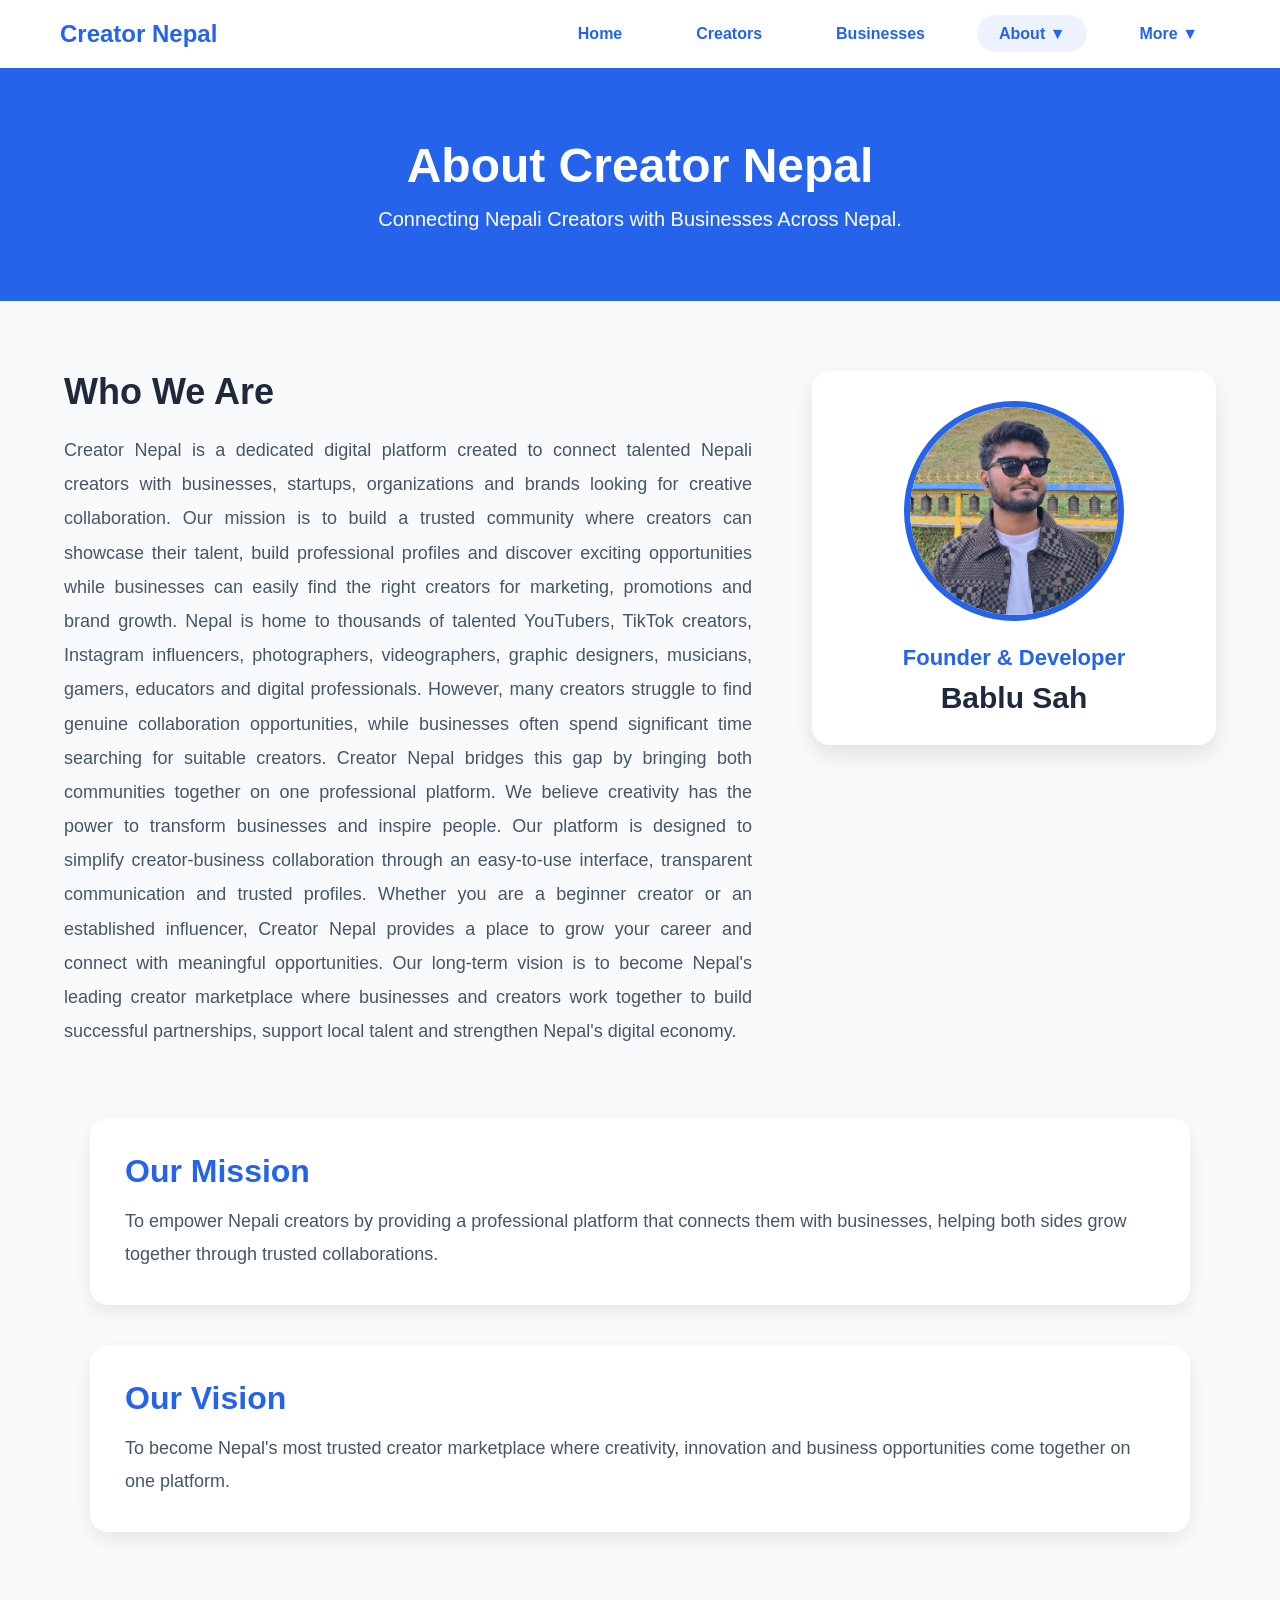
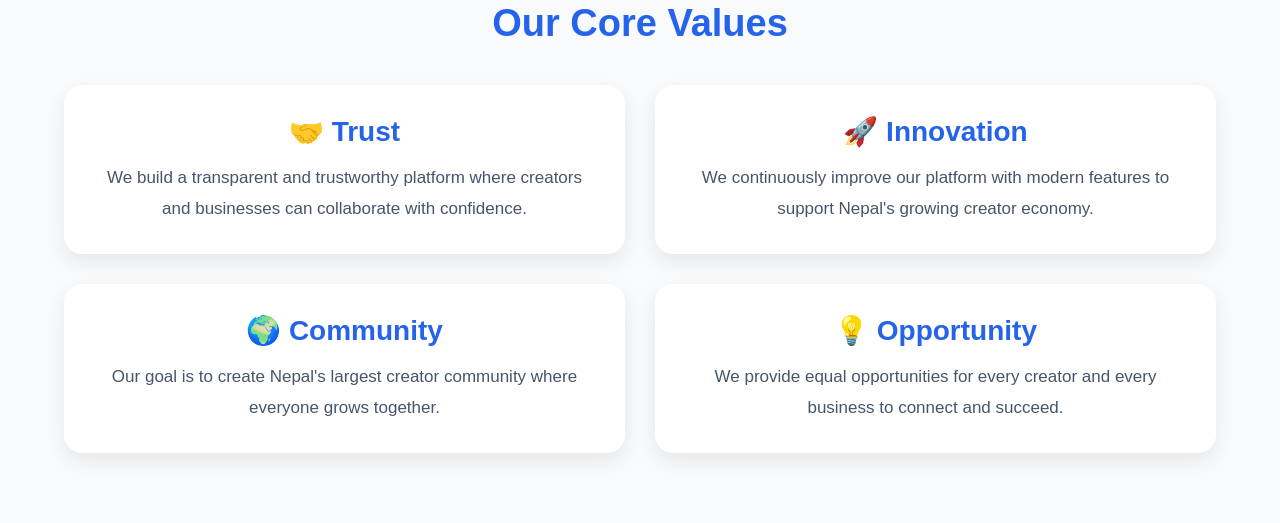
<file: PAGES/about.html>
<!DOCTYPE html>
<html lang="en">
<head>
    <meta charset="UTF-8">
    <meta name="viewport" content="width=device-width, initial-scale=1.0">
    <title>About Creator Nepal</title>

    <link rel="stylesheet" href="../css/style.css">
</head>

<body>

<!-- Navbar -->

<nav>

    <h2>Creator Nepal</h2>

    <ul>

        <li><a href="../index.html">Home</a></li>

        <li><a href="creator-signup.html">Creators</a></li>

        <li><a href="business-signup.html">Businesses</a></li>

       <li class="dropdown">

    <a href="#" class="active">About ▼</a>

    <ul class="dropdown-menu">

        <li>
            <a href="about.html">
                About Creator Nepal
            </a>
        </li>

        <li>
            <a href="why-choose.html">
                Why Choose Creator Nepal
            </a>
        </li>

    </ul>

</li>

<li class="dropdown">

    <a href="#">More ▼</a>

    <ul class="dropdown-menu">

        <li><a href="contact.html">Contact</a></li>

        <li><a href="privacy-policy.html">Privacy Policy</a></li>

        <li><a href="terms.html">Terms & Conditions</a></li>

        <li><a href="faq.html">FAQ</a></li>

    </ul>

</li>

    </ul>

</nav>

<!-- About Hero -->

<section class="about-hero">

    <h1>About Creator Nepal</h1>

    <p>
        Connecting Nepali Creators with Businesses Across Nepal.
    </p>

</section>

<!-- About -->

<section class="about-page">

    <div class="about-left">

        <h2>Who We Are</h2>

        <p>

Creator Nepal is a dedicated digital platform created to connect talented Nepali creators with businesses, startups, organizations and brands looking for creative collaboration. Our mission is to build a trusted community where creators can showcase their talent, build professional profiles and discover exciting opportunities while businesses can easily find the right creators for marketing, promotions and brand growth.

Nepal is home to thousands of talented YouTubers, TikTok creators, Instagram influencers, photographers, videographers, graphic designers, musicians, gamers, educators and digital professionals. However, many creators struggle to find genuine collaboration opportunities, while businesses often spend significant time searching for suitable creators. Creator Nepal bridges this gap by bringing both communities together on one professional platform.

We believe creativity has the power to transform businesses and inspire people. Our platform is designed to simplify creator-business collaboration through an easy-to-use interface, transparent communication and trusted profiles. Whether you are a beginner creator or an established influencer, Creator Nepal provides a place to grow your career and connect with meaningful opportunities.

Our long-term vision is to become Nepal's leading creator marketplace where businesses and creators work together to build successful partnerships, support local talent and strengthen Nepal's digital economy.

        </p>

    </div>

    <div class="about-right">

        <img src="../images/bablu.jpg.jpeg" alt="Bablu Sah">

        <h3>Founder & Developer</h3>

        <h2>Bablu Sah</h2>

    </div>

</section>

<!-- Mission -->

<section class="mission">

    <h2>Our Mission</h2>

    <p>

To empower Nepali creators by providing a professional platform that connects them with businesses, helping both sides grow together through trusted collaborations.

    </p>

</section>

<!-- Vision -->

<section class="vision">

    <h2>Our Vision</h2>

    <p>

To become Nepal's most trusted creator marketplace where creativity, innovation and business opportunities come together on one platform.

    </p>

</section>
<!-- Core Values -->

<section class="values">

    <h2>Our Core Values</h2>

    <div class="value-container">

        <div class="value-card">

            <h3>🤝 Trust</h3>

            <p>
                We build a transparent and trustworthy platform where creators and businesses can collaborate with confidence.
            </p>

        </div>

        <div class="value-card">

            <h3>🚀 Innovation</h3>

            <p>
                We continuously improve our platform with modern features to support Nepal's growing creator economy.
            </p>

        </div>

        <div class="value-card">

            <h3>🌍 Community</h3>

            <p>
                Our goal is to create Nepal's largest creator community where everyone grows together.
            </p>

        </div>

        <div class="value-card">

            <h3>💡 Opportunity</h3>

            <p>
                We provide equal opportunities for every creator and every business to connect and succeed.
            </p>

        </div>

    </div>

</section>
</body>
</html>
</file>
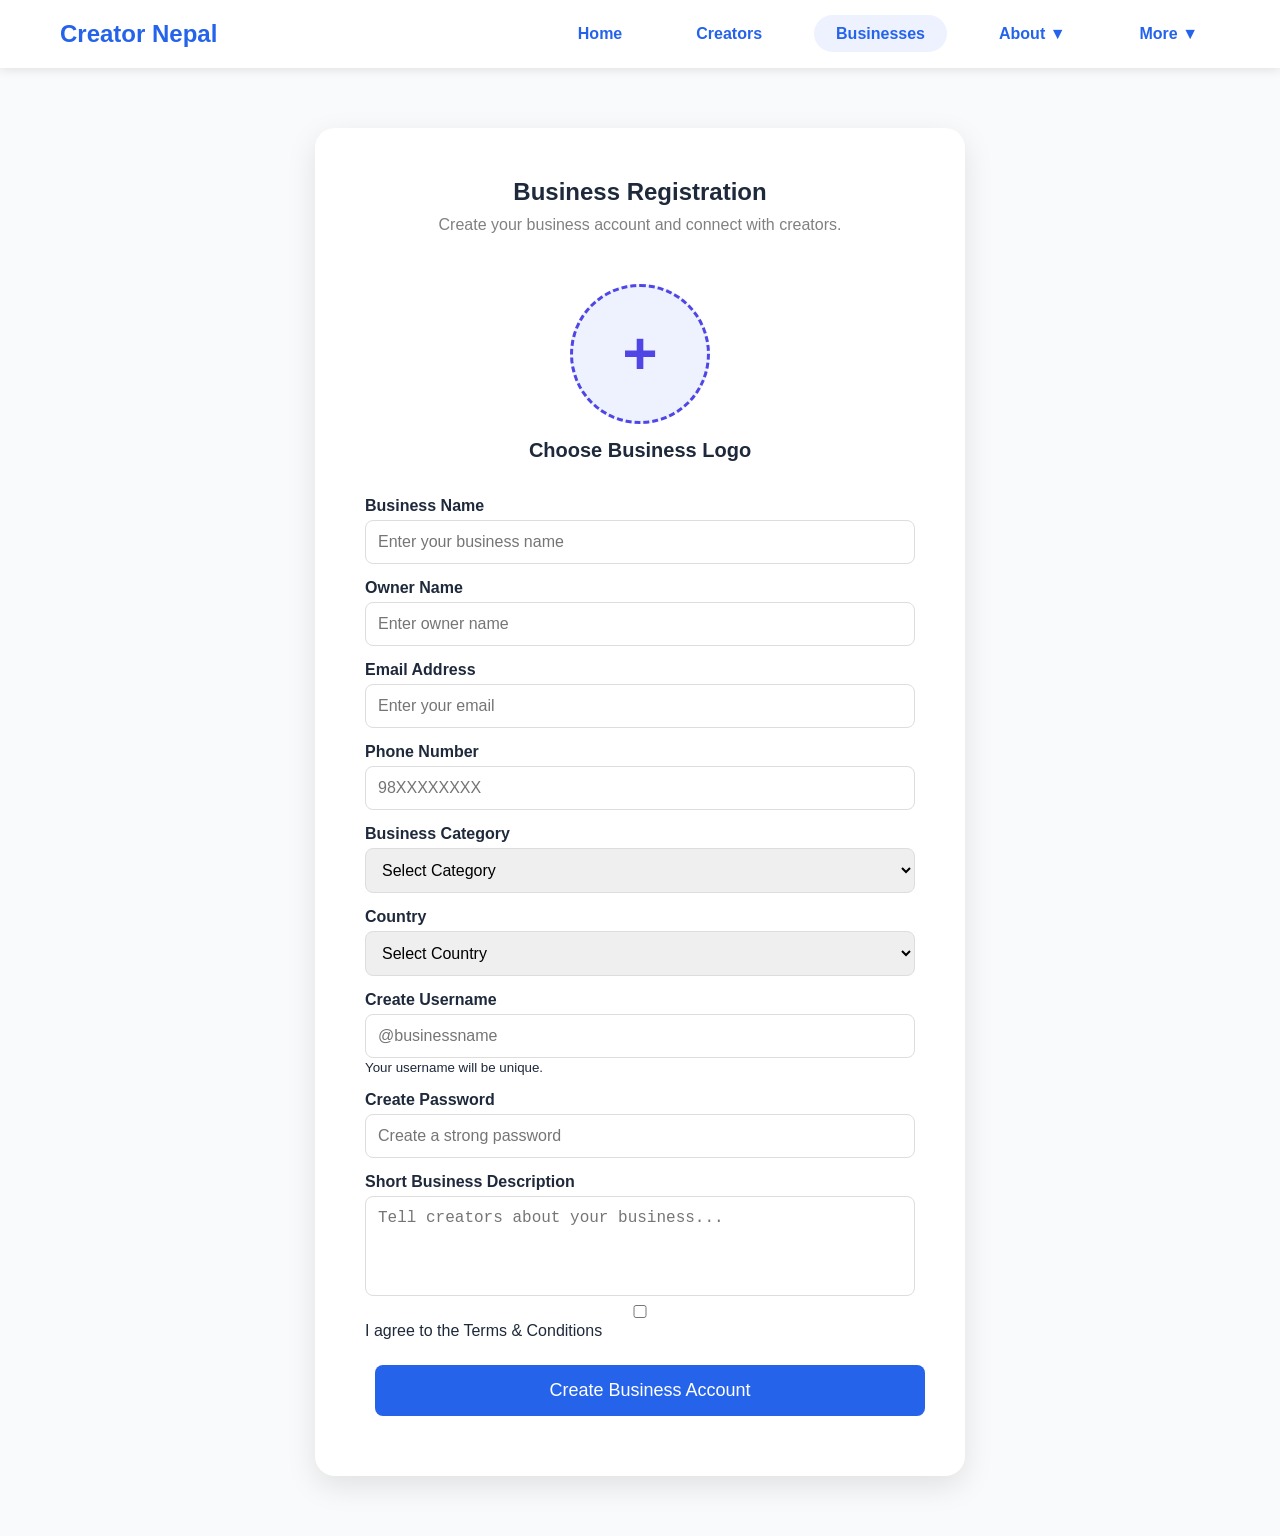
<file: PAGES/business-signup.html>
<!DOCTYPE html>
<html lang="en">

<head>

    <meta charset="UTF-8">
    <meta name="viewport" content="width=device-width, initial-scale=1.0">

    <title>Business Registration | Creator Nepal</title>

    <link rel="stylesheet" href="../css/style.css">

</head>

<body>

    <!-- Navbar -->

    <nav>
        
    <h2>Creator Nepal</h2>

    <ul>

        <li>
            <a href="../index.html">Home</a>
        </li>

        <li>
            <a href="creator-signup.html">Creators</a>
        </li>

        <li>
            <a href="business-signup.html" class="active">Businesses</a>
        </li>

        <li class="dropdown">

            <a href="#">About ▼</a>

            <ul class="dropdown-menu">

                <li>
                    <a href="about.html">About Creator Nepal</a>
                </li>

                <li>
                    <a href="why-choose.html">Why Choose Creator Nepal</a>
                </li>

            </ul>

        </li>

        <li class="dropdown">

            <a href="#">More ▼</a>

            <ul class="dropdown-menu">

                <li><a href="contact.html">Contact</a></li>

                <li><a href="privacy-policy.html">Privacy Policy</a></li>

                <li><a href="terms.html">Terms & Conditions</a></li>

                <li><a href="faq.html">FAQ</a></li>

            </ul>

        </li>

    </ul>

</nav>
    <!-- Business Signup -->

    <section class="signup">

        <div class="signup-box">

            <h1>Business Registration</h1>

            <p>Create your business account and connect with creators.</p>

            <form>

                <!-- Business Logo -->

                <div class="profile-upload">

                    <label for="businessLogo" class="profile-circle">

                        <img id="previewImage" alt="Business Logo">

                        <span id="plusIcon">+</span>

                    </label>

                    <input
                        type="file"
                        id="businessLogo"
                        accept="image/*"
                        hidden>

                    <label for="businessLogo" class="upload-btn">

                        Choose Business Logo

                    </label>

                </div>

                <!-- Business Name -->

                <label>Business Name</label>

                <input
                    type="text"
                    placeholder="Enter your business name"
                    required>

                <!-- Owner Name -->

                <label>Owner Name</label>

                <input
                    type="text"
                    placeholder="Enter owner name"
                    required>

                <!-- Email -->

                <label>Email Address</label>

                <input
                    type="email"
                    placeholder="Enter your email"
                    required>

                <!-- Phone -->

                <label>Phone Number</label>

                <input
                    type="tel"
                    placeholder="98XXXXXXXX"
                    required>

                <!-- Category -->

                <label>Business Category</label>

                <select required>

                    <option value="">Select Category</option>

                    <option>Restaurant</option>

                    <option>Clothing Brand</option>

                    <option>Electronics</option>

                    <option>Hotel</option>

                    <option>Travel</option>

                    <option>Education</option>

                    <option>Health</option>

                    <option>Real Estate</option>

                    <option>Automobile</option>

                    <option>Technology</option>

                    <option>Other</option>

                </select>

                <!-- Country -->

                <label>Country</label>

                <select required>

                    <option value="">Select Country</option>

                    <option>Nepal</option>

                    <option>India</option>

                    <option>Bhutan</option>

                    <option>Bangladesh</option>

                    <option>Other</option>

                </select>

                <!-- Username -->

                <label>Create Username</label>

                <input
                    type="text"
                    placeholder="@businessname"
                    required>

                <small>Your username will be unique.</small>

                <!-- Password -->

                <label>Create Password</label>

                <input
                    type="password"
                    placeholder="Create a strong password"
                    required>

                <!-- Description -->

                <label>Short Business Description</label>

                <textarea
                    rows="4"
                    placeholder="Tell creators about your business..."></textarea>

                <!-- Terms -->

                <div class="terms">

                    <input
                        type="checkbox"
                        required>

                    <span>I agree to the Terms & Conditions</span>

                </div>

                <!-- Button -->

                <button
                    type="submit"
                    class="btn1">

                    Create Business Account

                </button>

            </form>

        </div>

    </section>

    <script src="../js/script.js"></script>
    <script src="../JS/sidebar.js"></script>

</body>

</html>
</file>
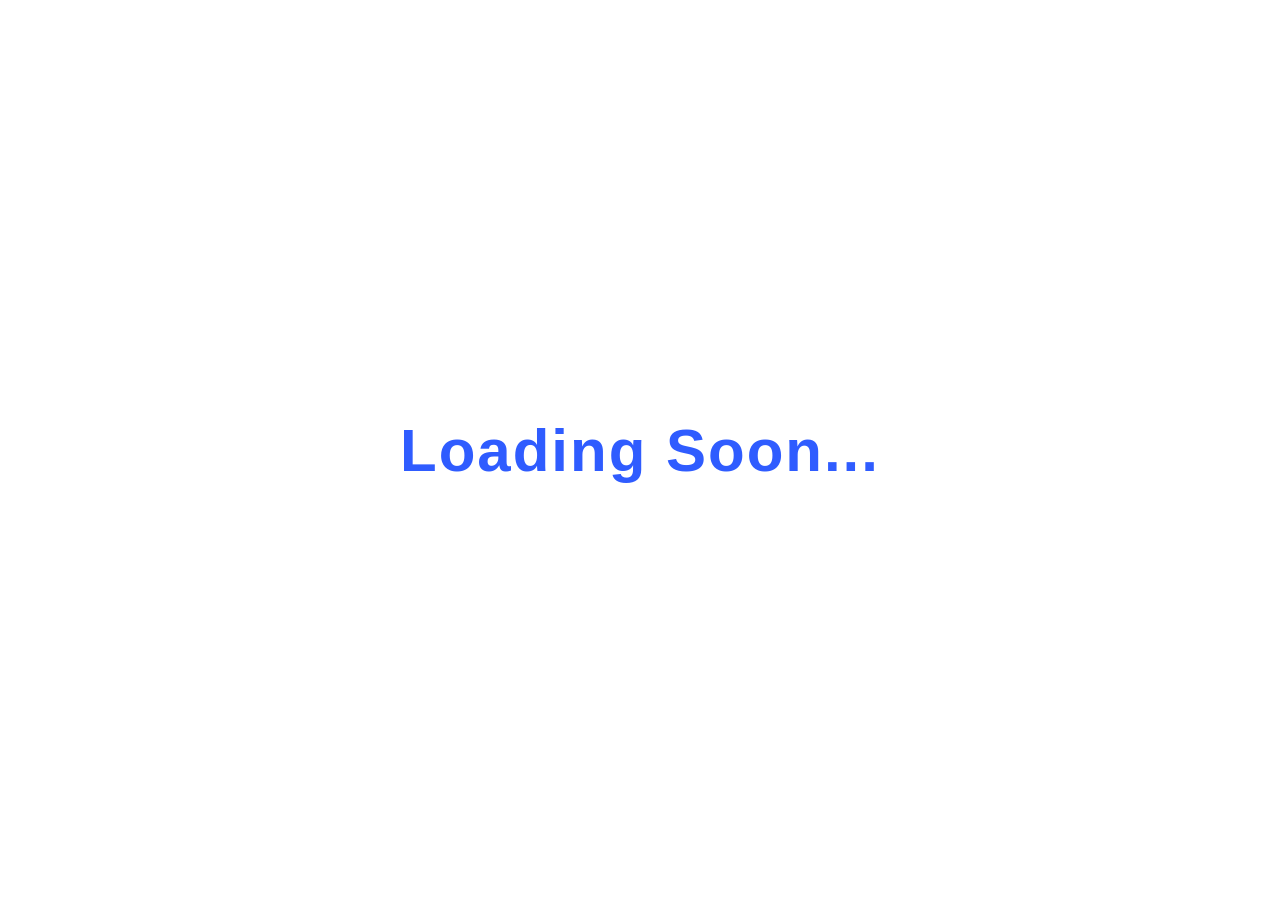
<file: PAGES/explore.html>
<!DOCTYPE html>
<html lang="en">

<head>

    <meta charset="UTF-8">
    <meta name="viewport" content="width=device-width, initial-scale=1.0">

    <title>Explore | Creator Nepal</title>

    <link rel="stylesheet" href="../css/style.css">

</head>

<body>

    <div class="coming-soon-page">

        <h1>Loading Soon...</h1>

    </div>

</body>

</html>
</file>
<file: css/style.css>
/* Remove default spacing */
* {
    margin: 0;
    padding: 0;
    box-sizing: border-box;
}

/* Website background */
body {
    font-family: Arial, sans-serif;
    background-color: #f8fafc;
    color: #1e293b;
}
/* Navigation Bar */
nav{
    background-color: white;
    display: flex;
    justify-content: space-between;
    align-items: center;
    padding: 20px 60px;
    box-shadow: 0 2px 10px rgba(0,0,0,0.1);
}

nav h2{
    color:#2563EB;
}

nav ul{
    display:flex;
    list-style:none;
    gap:30px;
}

nav ul li{
    cursor:pointer;
    font-weight:bold;
}

nav ul li:hover{
    color:#2563EB;
}
.hero{
    display:flex;
    justify-content:space-between;
    align-items:center;
    padding:60px 80px;
    min-height:85vh;
    background:#f8fafc;
}

.hero-text{
    width:50%;
}

.hero-text h1{
    font-size:55px;
    color:#1e293b;
    margin-bottom:20px;
}

.hero-text p{
    font-size:20px;
    color:#64748b;
    margin-bottom:30px;
    line-height:1.8;
}

.hero-image{
    width:50%;
    text-align:right;
}

.hero-image img{
    width:100%;
    max-width:600px;
}
.hero h1{
    font-size:60px;
    color:#1e293b;
    margin-bottom:20px;
}

.hero p{
    font-size:22px;
    color:#475569;
    margin-bottom:35px;
}

.hero h1{
    font-size:55px;
    color:#1e293b;
    margin-bottom:20px;
}

.hero p{
    font-size:20px;
    color:#64748b;
    margin-bottom:30px;
}

.btn1,
.btn2{

    padding:15px 35px;
    border:none;
    border-radius:10px;
    font-size:18px;
    cursor:pointer;
    margin:10px;

}

.btn1{

    background:#2563EB;
    color:white;

}

.btn2{

    background:#F97316;
    color:white;

}
.btn1,
.btn2{
    display:inline-block;
    text-decoration:none;
    padding:15px 35px;
    border-radius:10px;
    font-size:18px;
    margin:10px;
    color:white;
    transition:.3s;
}

.btn1{
    background:#2563EB;
}

.btn2{
    background:#F97316;
}

.btn1:hover{
    background:#1d4ed8;
    transform:translateY(-3px);
}

.btn2:hover{
    background:#ea580c;
    transform:translateY(-3px);
}
.signup{

    display:flex;
    justify-content:center;
    align-items:center;
    padding:60px;

}

.signup-box{

    width:650px;
    background:white;
    padding:50px;
    border-radius:20px;
    box-shadow:0 10px 30px rgba(0,0,0,.1);

}

.signup-box h1{

    text-align:center;
    margin-bottom:10px;

}

.signup-box p{

    text-align:center;
    color:gray;
    margin-bottom:30px;

}

.signup-box label{

    display:block;
    margin-top:15px;
    font-weight:bold;

}

.signup-box input,
.signup-box select,
.signup-box textarea{

    width:100%;
    padding:12px;
    margin-top:5px;
    border:1px solid #ddd;
    border-radius:8px;
    font-size:16px;

}

.signup-box textarea{

    height:100px;
    resize:none;

}

.signup-box button{

    width:100%;
    margin-top:25px;
    padding:15px;
    border:none;
    border-radius:8px;
    background:#2563EB;
    color:white;
    font-size:18px;
    cursor:pointer;

}

.signup-box button:hover{

    background:#1d4ed8;

}
/* ===========================
   PROFILE PHOTO
=========================== */

.profile-upload{

    display:flex;
    flex-direction:column;
    align-items:center;
    justify-content:center;
    margin:35px 0;

}

.profile-circle{

    width:140px;
    height:140px;

    border:3px dashed #4f46e5;

    border-radius:50%;

    display:flex;

    align-items:center;

    justify-content:center;

    position:relative;

    overflow:hidden;

    background:#eef2ff;

    cursor:pointer;

    margin:auto;

}

.profile-circle:hover{
    background:#eef2ff;
}

.profile-circle img{

    width:100%;

    height:100%;

    object-fit:cover;

    border-radius:50%;

    display:none;

}

#plusIcon{

    position:absolute;

    top:50%;

    left:50%;

    transform:translate(-50%,-50%);

    font-size:60px;

    font-weight:bold;

    color:#4f46e5;

    line-height:1;

}

.upload-btn{

    margin-top:20px;

    font-size:20px;

    font-weight:600;

    color:#1e293b;

    cursor:pointer;

}
/* ===========================
   ABOUT DROPDOWN
=========================== */

nav ul li{
    position: relative;
}

nav ul li a{
    text-decoration: none;
    color: #1e293b;
    font-weight: bold;
}

/* Hide dropdown */

.dropdown-menu{
    display: none;
    position: absolute;
    top: 100%;
    left: 0;
    margin-top: 0;
    background: white;
    min-width: 240px;
    list-style: none;
    border-radius: 10px;
    box-shadow: 0 8px 20px rgba(0,0,0,.12);
    overflow: hidden;
    z-index: 1000;
}

/* Dropdown items */

.dropdown-menu li{
    width: 100%;
}

.dropdown-menu li a{
    display: block;
    padding: 14px 18px;
    color: #1e293b;
    text-decoration: none;
    font-weight: 500;
    transition: .3s;
}

/* Hover */

.dropdown-menu li a:hover{
    background: #2563EB;
    color: white;
}

/* Show dropdown */

.dropdown:hover .dropdown-menu{
    display: block;
}
nav a{
    color:#2563EB !important;
    text-decoration:none;
    font-weight:bold;
}

nav a:hover{
    color:#1d4ed8 !important;
}
/* ===========================
   ABOUT PAGE
=========================== */

/* Hero Section */

.about-hero{
    background:#2563eb;
    color:white;
    text-align:center;
    padding:70px 20px;
}

.about-hero h1{
    font-size:48px;
    margin-bottom:15px;
}

.about-hero p{
    font-size:20px;
}

/* Main About Section */

.about-page{
    width:90%;
    max-width:1200px;
    margin:70px auto;
    display:flex;
    justify-content:space-between;
    align-items:flex-start;
    gap:60px;
}

.about-left{
    flex:2;
}

.about-left h2{
    font-size:36px;
    color:#1e293b;
    margin-bottom:20px;
}

.about-left p{
    font-size:18px;
    line-height:1.9;
    text-align:justify;
    color:#475569;
}

/* Right Card */

.about-right{
    flex:1;
    background:white;
    text-align:center;
    padding:30px;
    border-radius:18px;
    box-shadow:0 10px 25px rgba(0,0,0,.1);
}

.about-right img{
    width:220px;
    height:220px;
    object-fit:cover;
    border-radius:50%;
    border:6px solid #2563eb;
}

.about-right h3{
    margin-top:20px;
    color:#2563eb;
    font-size:22px;
}

.about-right h2{
    margin-top:10px;
    color:#1e293b;
    font-size:30px;
}

/* Mission & Vision */

.mission,
.vision{
    width:90%;
    max-width:1100px;
    margin:40px auto;
    background:white;
    padding:35px;
    border-radius:18px;
    box-shadow:0 8px 20px rgba(0,0,0,.08);
}

.mission h2,
.vision h2{
    color:#2563eb;
    margin-bottom:15px;
    font-size:32px;
}

.mission p,
.vision p{
    font-size:18px;
    line-height:1.8;
    color:#475569;
}
/* ===========================
   CORE VALUES
=========================== */

.values{
    width:90%;
    max-width:1200px;
    margin:70px auto;
    text-align:center;
}

.values h2{
    font-size:38px;
    color:#2563eb;
    margin-bottom:40px;
}

.value-container{
    display:grid;
    grid-template-columns:repeat(2,1fr);
    gap:30px;
}

.value-card{
    background:white;
    padding:30px;
    border-radius:18px;
    box-shadow:0 8px 20px rgba(0,0,0,.08);
    transition:.3s;
}

.value-card:hover{
    transform:translateY(-8px);
}

.value-card h3{
    color:#2563eb;
    margin-bottom:15px;
    font-size:28px;
}

.value-card p{
    color:#475569;
    line-height:1.8;
    font-size:17px;
}
/* ===================================
   WHY CHOOSE CREATOR NEPAL
=================================== */

.why-hero{
    text-align:center;
    padding:80px 20px 50px;
    background:#f8fafc;
}

.why-hero h1{
    font-size:48px;
    color:#1e293b;
    margin-bottom:20px;
}

.why-hero p{
    max-width:700px;
    margin:auto;
    font-size:18px;
    color:#64748b;
    line-height:1.8;
}

.features{
    max-width:1200px;
    margin:60px auto;
    padding:20px;
    display:grid;
    grid-template-columns:repeat(auto-fit,minmax(320px,1fr));
    gap:30px;
}

.feature-card{
    background:#ffffff;
    border-radius:15px;
    padding:35px;
    box-shadow:0 5px 20px rgba(0,0,0,0.08);
    transition:0.3s;
}

.feature-card:hover{
    transform:translateY(-10px);
    box-shadow:0 12px 30px rgba(37,99,235,0.20);
}

.feature-card h2{
    color:#2563EB;
    margin-bottom:15px;
    font-size:24px;
}

.feature-card p{
    color:#64748b;
    line-height:1.8;
    font-size:16px;
}
/* Active Navigation */

nav ul li a.active{
    background: #eef2ff;
    color: #4f5de4;
    padding: 10px 22px;
    border-radius: 999px;
    font-weight: 600;
    transition: 0.3s;
}

nav ul li a{
    padding:10px 22px;
    border-radius:999px;
    transition:0.3s;
}

nav ul li a:hover{
    background:#eef2ff;
    color:#4f5de4;
}
/* ===========================
   Logo Area
=========================== */

.logo-area{
    display:flex;
    align-items:center;
    gap:18px;
}

/* Hamburger */

.menu-icon{
    width:30px;
    cursor:pointer;
}

.menu-icon span{
    display:block;
    height:3px;
    background:#4a63e7;
    margin:6px 0;
    border-radius:20px;
}

/* Logo */

.logo-text{

    display:flex;

    overflow:hidden;

    font-size:28px;

    font-weight:700;

    color:#4a63e7;

    white-space:nowrap;

}

/* Nepal First */

.nepal{

    transform:translateX(-160px);

    opacity:0;

    animation:showNepal .6s ease forwards;

    animation-delay:.2s;

}

/* Creator Comes Behind Nepal */

.creator{
    margin-right:8px;

    transform:translateX(-280px);

    opacity:0;

    animation:showCreator .8s ease forwards;

    animation-delay:.55s;

}

/* Nepal Animation */

@keyframes showNepal{

    from{

        transform:translateX(-160px);

        opacity:0;

    }

    to{

        transform:translateX(0);

        opacity:1;

    }

}

/* Creator Animation */

@keyframes showCreator{

    from{

        transform:translateX(-280px);

        opacity:0;

    }

    to{

        transform:translateX(0);

        opacity:1;

    }

}
/* ==========================================
   Creator Command Center
========================================== */

.overlay{
    position:fixed;
    inset:0;
    background:rgba(0,0,0,.35);
    backdrop-filter:blur(4px);
    opacity:0;
    visibility:hidden;
    transition:.3s;
    z-index:999;
}

.overlay.show{
    opacity:1;
    visibility:visible;
}

.command-center{

    position:fixed;

    top:0;

    left:-340px;

    width:320px;

    height:100vh;

    background:#ffffff;

    border-radius:0 24px 24px 0;

    box-shadow:0 15px 40px rgba(0,0,0,.15);

    transition:.35s ease;

    z-index:1000;

    display:flex;

    flex-direction:column;

}

.command-center.show{

    left:0;

}

/* Profile */

.command-profile{

    text-align:center;

    padding:35px 20px;

    border-bottom:1px solid #eee;

}

.command-profile img{

    width:90px;

    height:90px;

    border-radius:50%;

    object-fit:cover;

    margin-bottom:15px;

}

.command-profile h3{

    margin-bottom:5px;

}

.command-profile p{

    color:#777;

    font-size:14px;

}

/* Menu */

.command-menu{

    display:flex;

    flex-direction:column;

    padding:20px;

    gap:12px;

}

.command-menu a{

    text-decoration:none;

    color:#222;

    padding:14px 18px;

    border-radius:12px;

    transition:.25s;

    font-weight:500;

}

.command-menu a:hover{

    background:#eef3ff;

    color:#4a63e7;

}

/* Logout */

.logout-btn{

    margin-top:auto;

    padding:20px;

}

.logout-btn a{

    display:block;

    text-decoration:none;

    color:#e53935;

    padding:14px 18px;

    border-radius:12px;

    transition:.25s;

}

.logout-btn a:hover{

    background:#ffecec;

}
/* Command Center Icons */

.command-menu a,
.logout-btn a{

    display:flex;

    align-items:center;

    gap:15px;

}

.command-menu a i,
.logout-btn a i{

    width:22px;

    text-align:center;

    font-size:18px;

    color:#4a63e7;

}

.command-menu a span,
.logout-btn a span{

    font-size:16px;

    font-weight:500;

}
/* ==========================================
   Creator Nepal
   Profile Photo Crop Modal
========================================== */

/* Crop Popup Background */
.crop-modal{

    position:fixed;

    top:0;

    left:0;

    width:100%;

    height:100%;

    background:rgba(0,0,0,.75);

    display:none;

    justify-content:center;

    align-items:center;

    z-index:9999;

}

/* जब Popup खुले */
.crop-modal.show{

    display:flex;

}

/* White Box */
.crop-box{

    width:500px;

    max-width:90%;

    background:#fff;

    padding:25px;

    border-radius:20px;

    text-align:center;

}

/* Title */
.crop-box h2{

    margin-bottom:20px;

}

/* Crop Image */
.crop-box img{

    width:100%;

    max-height:400px;

}

/* Buttons */
.crop-buttons{

    margin-top:20px;

    display:flex;

    justify-content:center;

    gap:15px;

}

/* Buttons Style */
.crop-buttons button{

    padding:12px 25px;

    border:none;

    border-radius:10px;

    cursor:pointer;

    font-size:16px;

}

/* Cancel Button */
#cropCancel{

    background:#ddd;

}

/* Save Button */
#cropSave{

    background:#4a63e7;

    color:white;

}
/* ==========================================
   Creator Dashboard
========================================== */

.creator-dashboard{

    width:100%;

    min-height:100vh;

    background:#f4f7fc;

    padding-bottom:50px;

}

/* Cover Banner */

.dashboard-cover{

    width:100%;

    height:260px;

    background:linear-gradient(135deg,#0b5ed7,#4ea5ff);

}

/* Profile Card */

.dashboard-profile{

    width:90%;

    max-width:900px;

    margin:-80px auto 30px;

    background:#fff;

    border-radius:20px;

    padding:30px;

    text-align:center;

    box-shadow:0 15px 35px rgba(0,0,0,.12);

}

/* Profile Photo */

.dashboard-profile img{

    width:150px;

    height:150px;

    border-radius:50%;

    object-fit:cover;

    border:6px solid #fff;

    margin-top:-90px;

    background:#ddd;

}

/* Verified Badge */

.verified-badge{

    display:inline-block;

    margin-top:10px;

    color:#0b5ed7;

    font-size:22px;

    font-weight:bold;

}

/* Name */

.dashboard-profile h2{

    margin-top:15px;

    font-size:30px;

}

/* Username */

.dashboard-profile p{

    color:#666;

    margin:8px 0;

}

/* Statistics */

.dashboard-stats{

    width:90%;

    max-width:900px;

    margin:auto;

    display:grid;

    grid-template-columns:repeat(4,1fr);

    gap:20px;

}

/* Stat Card */

.stat-box{

    background:#fff;

    border-radius:18px;

    padding:25px;

    text-align:center;

    box-shadow:0 10px 25px rgba(0,0,0,.08);

}

.stat-box h3{

    color:#0b5ed7;

    font-size:28px;

}

/* Quick Actions */

.dashboard-actions{

    width:90%;

    max-width:900px;

    margin:40px auto;

    display:grid;

    grid-template-columns:repeat(4,1fr);

    gap:20px;

}

.dashboard-actions button{

    padding:15px;

    border:none;

    border-radius:14px;

    cursor:pointer;

}
/* About Card */

.about-card{

    width:90%;

    max-width:900px;

    margin:30px auto;

    background:#fff;

    padding:30px;

    border-radius:20px;

    box-shadow:0 10px 25px rgba(0,0,0,.08);

}

.about-card h3{

    color:#0b5ed7;

    margin-bottom:15px;

}

.about-card p{

    color:#555;

    line-height:1.8;

}
/* ===========================
   Command Center
=========================== */

#overlay{

    position:fixed;
    top:0;
    left:0;

    width:100%;
    height:100%;

    background:rgba(0,0,0,.5);

    display:none;

    z-index:999;

}

.command-center{

    position:fixed;

    top:0;
    left:-300px;

    width:280px;
    height:100%;

    background:#fff;

    transition:.3s;

    z-index:1000;

    padding:30px;

    box-shadow:5px 0 20px rgba(0,0,0,.2);

}

.command-center h2{

    color:#4b5fe2;

    margin-bottom:30px;

}

.command-center a{

    display:block;

    text-decoration:none;

    color:#333;

    padding:15px 0;

    font-size:18px;

}

.command-center.show{

    left:0;

}

#overlay.show{

    display:block;

}
.toast{

position:fixed;

top:20px;

right:20px;

background:#4CAF50;

color:white;

padding:15px 25px;

border-radius:10px;

font-size:16px;

font-weight:600;

display:none;

z-index:9999;

box-shadow:0 10px 20px rgba(0,0,0,.2);

}
/* ===========================
   Explore Section
=========================== */

.explore-section{
    width:100%;
    display:flex;
    justify-content:flex-end;
    padding:12px 70px;
    box-sizing:border-box;
}

.explore-btn{
    width:100px;
    height:40px;

    background:#000;
    color:#fff;

    text-decoration:none;
    font-size:16px;
    font-weight:600;

    border-radius:999px;

    display:flex;
    align-items:center;
    justify-content:center;

    transition:0.3s;
}

.explore-btn:hover{
    background:#222;
    transform:translateY(-2px);
}
/* ===========================
   Explore Page
=========================== */

.coming-soon-page{

    width:100%;
    height:100vh;

    display:flex;
    justify-content:center;
    align-items:center;

    background:#ffffff;

}

.coming-soon-page h1{

    color:#2f5cff;

    font-size:60px;

    font-weight:700;

    letter-spacing:2px;

}
</file>
